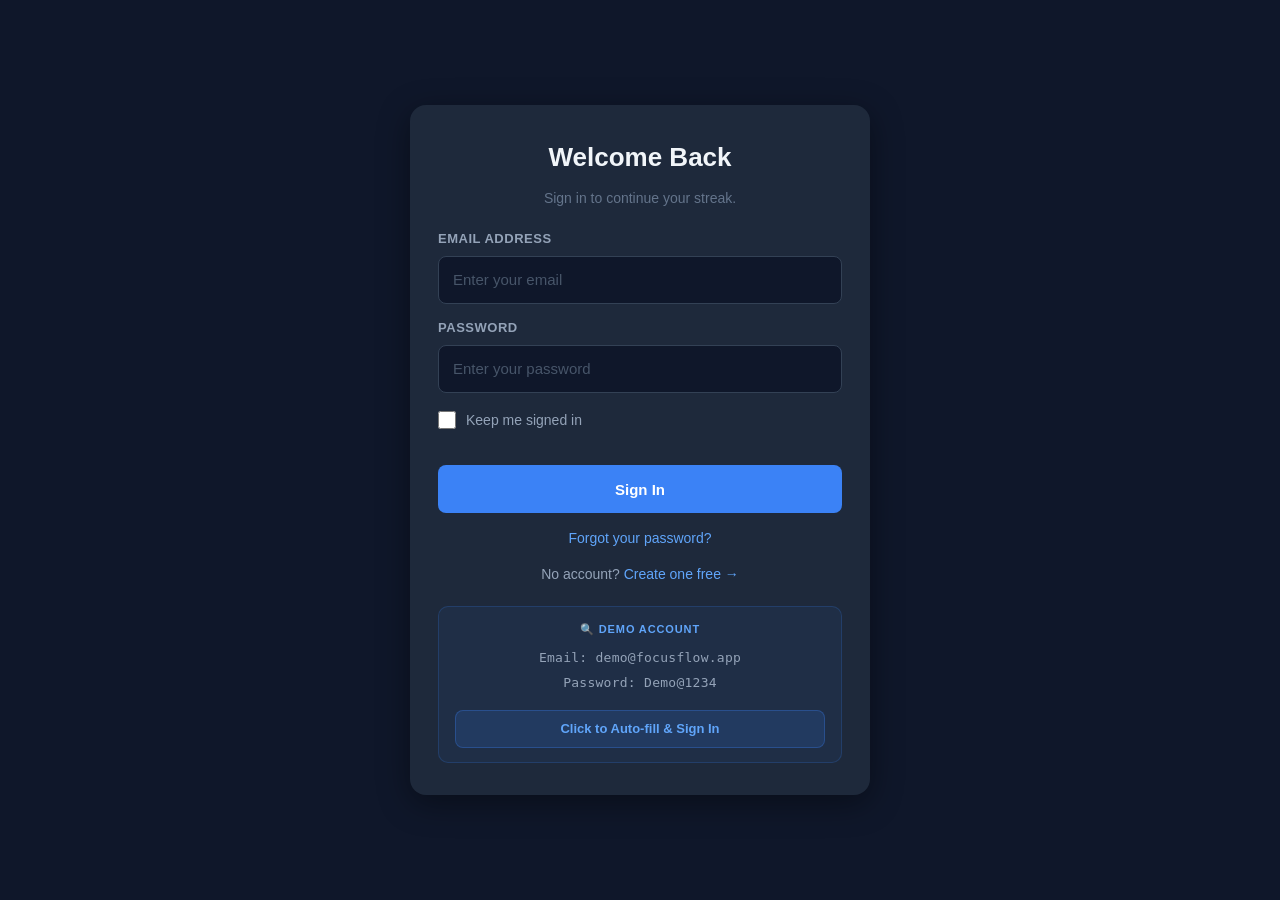
<file: index.html>
<!DOCTYPE html>
<html lang="en">

<head>

    <meta charset="UTF-8">

    <meta
        name="viewport"
        content="width=device-width, initial-scale=1.0">

    <title>Login — FocusFlow</title>

    <link
        rel="stylesheet"
        href="css/style.css">

</head>

<body>

<div class="container">

    <h2>Welcome Back</h2>

    <p class="subtitle">
        Sign in to continue your streak.
    </p>


    <!-- ========================= -->
    <!-- EMAIL                     -->
    <!-- ========================= -->

    <div class="form-group">

        <label for="loginEmail">
            Email Address
        </label>

        <input
            id="loginEmail"
            type="email"
            placeholder="Enter your email"
            autocomplete="off">

    </div>


    <!-- ========================= -->
    <!-- PASSWORD                  -->
    <!-- ========================= -->

    <div class="form-group">

        <label for="loginPassword">
            Password
        </label>

        <input
            id="loginPassword"
            type="password"
            placeholder="Enter your password"
            autocomplete="off">

    </div>


    <!-- ========================= -->
    <!-- REMEMBER ME               -->
    <!-- ========================= -->

    <div class="checkbox-group">

        <input
            type="checkbox"
            id="rememberMe">

        <label for="rememberMe">
            Keep me signed in
        </label>

    </div>


    <!-- ========================= -->
    <!-- ERROR MESSAGE             -->
    <!-- ========================= -->

    <small
        id="loginError"
        class="error">
    </small>


    <!-- ========================= -->
    <!-- LOGIN BUTTON              -->
    <!-- ========================= -->

    <button
        type="button"
        id="loginBtn"
        onclick="login()">

        Sign In

    </button>


    <!-- ========================= -->
    <!-- FORGOT PASSWORD           -->
    <!-- ========================= -->

    <p>
        <a href="forgot.html">
            Forgot your password?
        </a>
    </p>


    <!-- ========================= -->
    <!-- SIGN UP LINK              -->
    <!-- ========================= -->

    <p>
        No account?
        <a href="signup.html">
            Create one free →
        </a>
    </p>


    <!-- ========================= -->
    <!-- SUCCESS TOAST             -->
    <!-- ========================= -->

    <div
        id="loginToast"
        class="success-msg"
        style="display:none;text-align:center;margin-top:12px;">
    </div>


    <!-- ========================= -->
    <!-- DEMO CREDENTIALS          -->
    <!-- ========================= -->

    <div class="demo-box">

        <p class="demo-label">
            🔍 Demo Account
        </p>

        <p class="demo-cred">
            Email: demo@focusflow.app
        </p>

        <p class="demo-cred">
            Password: Demo@1234
        </p>

        <button
            type="button"
            class="demo-fill-btn"
            onclick="fillDemoCredentials()">
            Click to Auto-fill &amp; Sign In
        </button>

    </div>

</div>

<script src="js/auth.js"></script>
<script src="js/main.js"></script>

<script>
// ======================================================
// DEMO CREDENTIALS AUTO-FILL
// ======================================================
// Fills the login form with demo credentials
// and submits — one click access for reviewers
// ======================================================

function fillDemoCredentials() {

    document.getElementById("loginEmail").value =
        "demo@focusflow.app";

    document.getElementById("loginPassword").value =
        "Demo@1234";

    login();

}
</script>

</body>

</html>
</file>
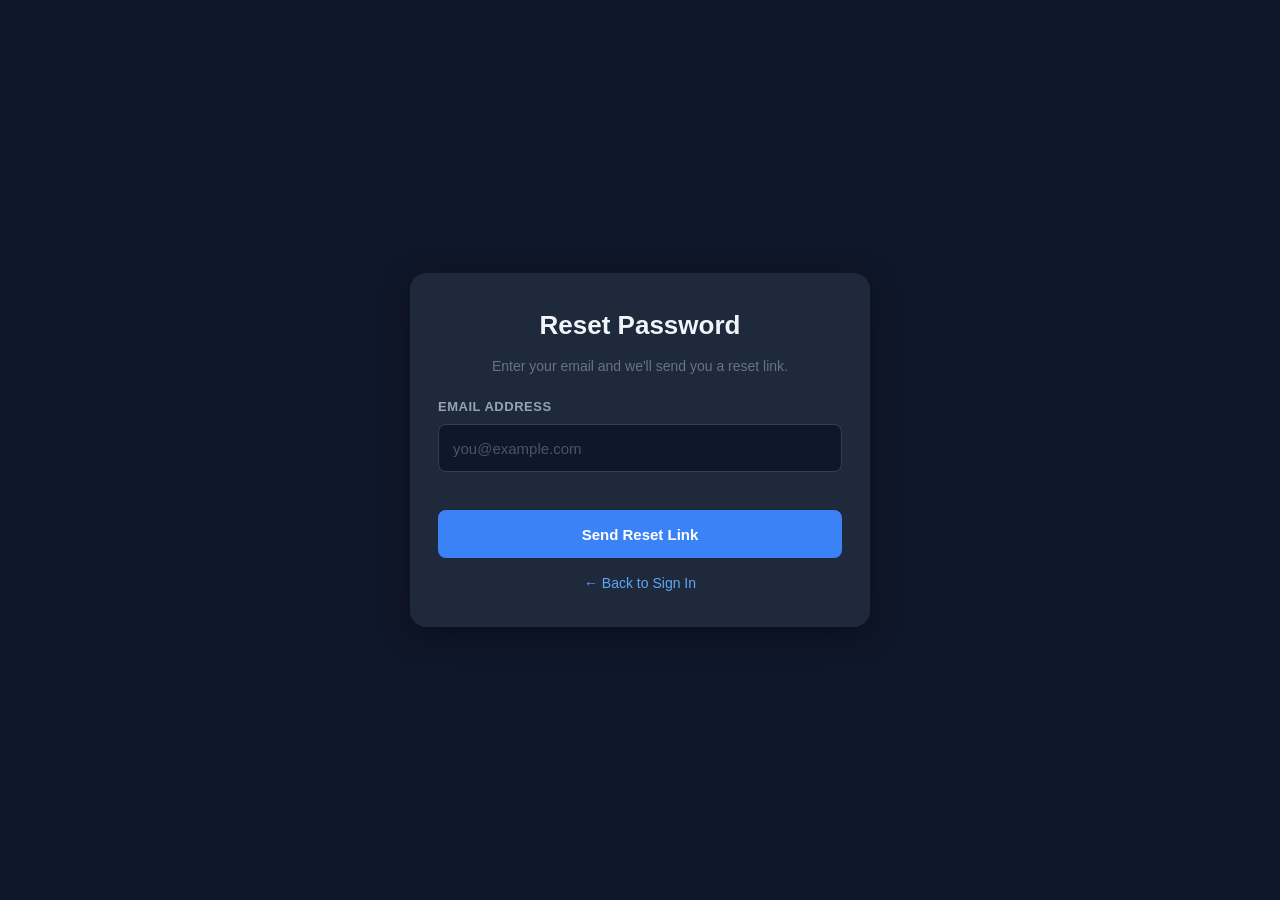
<file: forgot.html>
<!DOCTYPE html>
<html lang="en">

<head>

    <meta charset="UTF-8">

    <meta
        name="viewport"
        content="width=device-width, initial-scale=1.0">

    <title>Forgot Password — FocusFlow</title>

    <link
        rel="stylesheet"
        href="css/style.css">

</head>

<body>

<div class="container">

    <h2>Reset Password</h2>

    <p class="subtitle">
        Enter your email and we'll send you a reset link.
    </p>


    <!-- ========================= -->
    <!-- STEP 1: REQUEST RESET     -->
    <!-- ========================= -->

    <div id="stepRequest">

        <div class="form-group">

            <label for="forgotEmail">
                Email Address
            </label>

            <input
                type="email"
                id="forgotEmail"
                placeholder="you@example.com"
                autocomplete="email">

            <small
                id="forgotEmailError"
                class="error">
            </small>

        </div>

        <button
            type="button"
            onclick="requestReset()">
            Send Reset Link
        </button>

        <!-- SIMULATED EMAIL PREVIEW -->
        <div
            class="email-preview"
            id="resetPreview"
            style="display:none;">

            <p class="email-preview-label">
                📬 Simulated Reset Email
            </p>

            <p class="email-preview-note">
                In production, this link would
                be sent to your inbox.
            </p>

            <p
                class="email-preview-code"
                style="font-size:14px;word-break:break-all;"
                id="resetLinkDisplay">
            </p>

        </div>

        <div
            id="requestSuccessMsg"
            class="success-msg"
            style="display:none;">
        </div>

    </div>


    <!-- ========================= -->
    <!-- STEP 2: SET NEW PASSWORD  -->
    <!-- ========================= -->

    <div id="stepReset" style="display:none;">

        <p class="subtitle">
            Choose a new password for your account.
        </p>

        <div class="form-group">

            <label for="resetPassword">
                New Password
            </label>

            <input
                type="password"
                id="resetPassword"
                placeholder="Min 8 chars, 1 uppercase, 1 number, 1 special"
                autocomplete="new-password">

            <small
                id="resetPasswordError"
                class="error">
            </small>

        </div>

        <div class="form-group">

            <label for="resetConfirm">
                Confirm Password
            </label>

            <input
                type="password"
                id="resetConfirm"
                placeholder="Repeat your password"
                autocomplete="new-password">

            <small
                id="resetConfirmError"
                class="error">
            </small>

        </div>

        <button
            type="button"
            onclick="submitNewPassword()">
            Update Password
        </button>

    </div>


    <!-- ========================= -->
    <!-- BACK LINK                 -->
    <!-- ========================= -->

    <p>
        <a href="index.html">
            ← Back to Sign In
        </a>
    </p>

</div>

<script src="js/auth.js"></script>
<script src="js/forgot.js"></script>

</body>

</html>
</file>
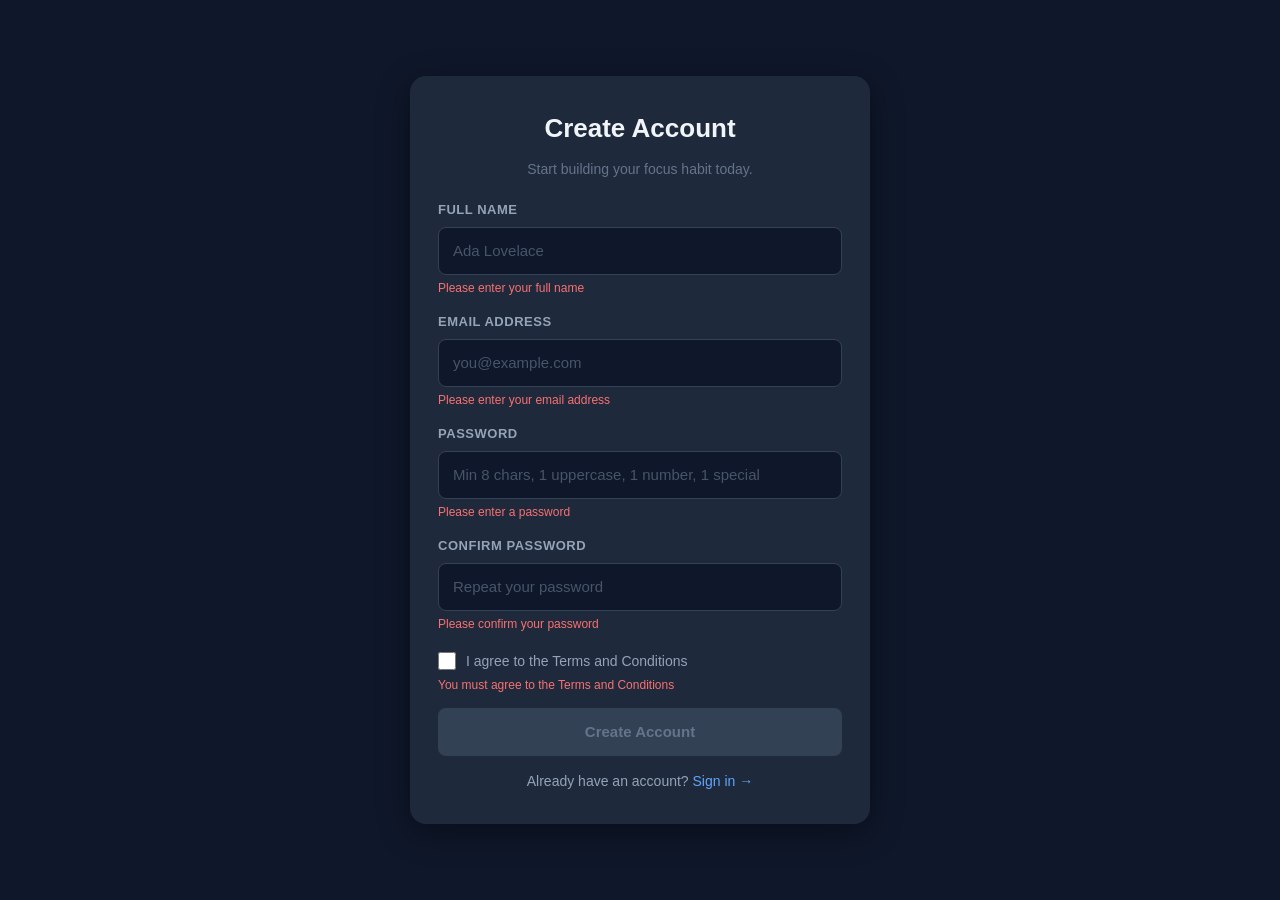
<file: signup.html>
<!DOCTYPE html>
<html lang="en">

<head>

    <meta charset="UTF-8">

    <meta
        name="viewport"
        content="width=device-width, initial-scale=1.0">

    <title>Sign Up — FocusFlow</title>

    <link
        rel="stylesheet"
        href="css/style.css">

</head>

<body>

<div class="container">

    <h2>Create Account</h2>

    <p class="subtitle">
        Start building your focus habit today.
    </p>


    <!-- ========================= -->
    <!-- FULL NAME                 -->
    <!-- ========================= -->

    <div class="form-group">

        <label for="name">
            Full Name
        </label>

        <input
            type="text"
            id="name"
            placeholder="Ada Lovelace"
            autocomplete="name">

        <small
            id="nameError"
            class="error">
        </small>

    </div>


    <!-- ========================= -->
    <!-- EMAIL                     -->
    <!-- ========================= -->

    <div class="form-group">

        <label for="email">
            Email Address
        </label>

        <input
            type="email"
            id="email"
            placeholder="you@example.com"
            autocomplete="email">

        <small
            id="emailError"
            class="error">
        </small>

    </div>


    <!-- ========================= -->
    <!-- PASSWORD                  -->
    <!-- ========================= -->

    <div class="form-group">

        <label for="password">
            Password
        </label>

        <input
            type="password"
            id="password"
            placeholder="Min 8 chars, 1 uppercase, 1 number, 1 special"
            autocomplete="new-password">

        <small
            id="passwordError"
            class="error">
        </small>

    </div>


    <!-- ========================= -->
    <!-- CONFIRM PASSWORD          -->
    <!-- ========================= -->

    <div class="form-group">

        <label for="confirmPassword">
            Confirm Password
        </label>

        <input
            type="password"
            id="confirmPassword"
            placeholder="Repeat your password"
            autocomplete="new-password">

        <small
            id="confirmPasswordError"
            class="error">
        </small>

    </div>


    <!-- ========================= -->
    <!-- TERMS CHECKBOX            -->
    <!-- ========================= -->

    <div class="checkbox-group">

    <input
        type="checkbox"
        id="terms"
        required>

    <label for="terms">
        I agree to the Terms and Conditions
    </label>

</div>

    <small
        id="termsError"
        class="error">
    </small>


    <!-- ========================= -->
    <!-- SIGNUP BUTTON             -->
    <!-- ========================= -->

    <button
        type="button"
        id="signupBtn"
        onclick="signup()"
        disabled>

        Create Account

    </button>


    <!-- ========================= -->
    <!-- LOGIN LINK                -->
    <!-- ========================= -->

    <p>
        Already have an account?
        <a href="index.html">
            Sign in →
        </a>
    </p>

</div>

<script src="js/validation.js"></script>
<script src="js/auth.js"></script>

</body>

</html>
</file>
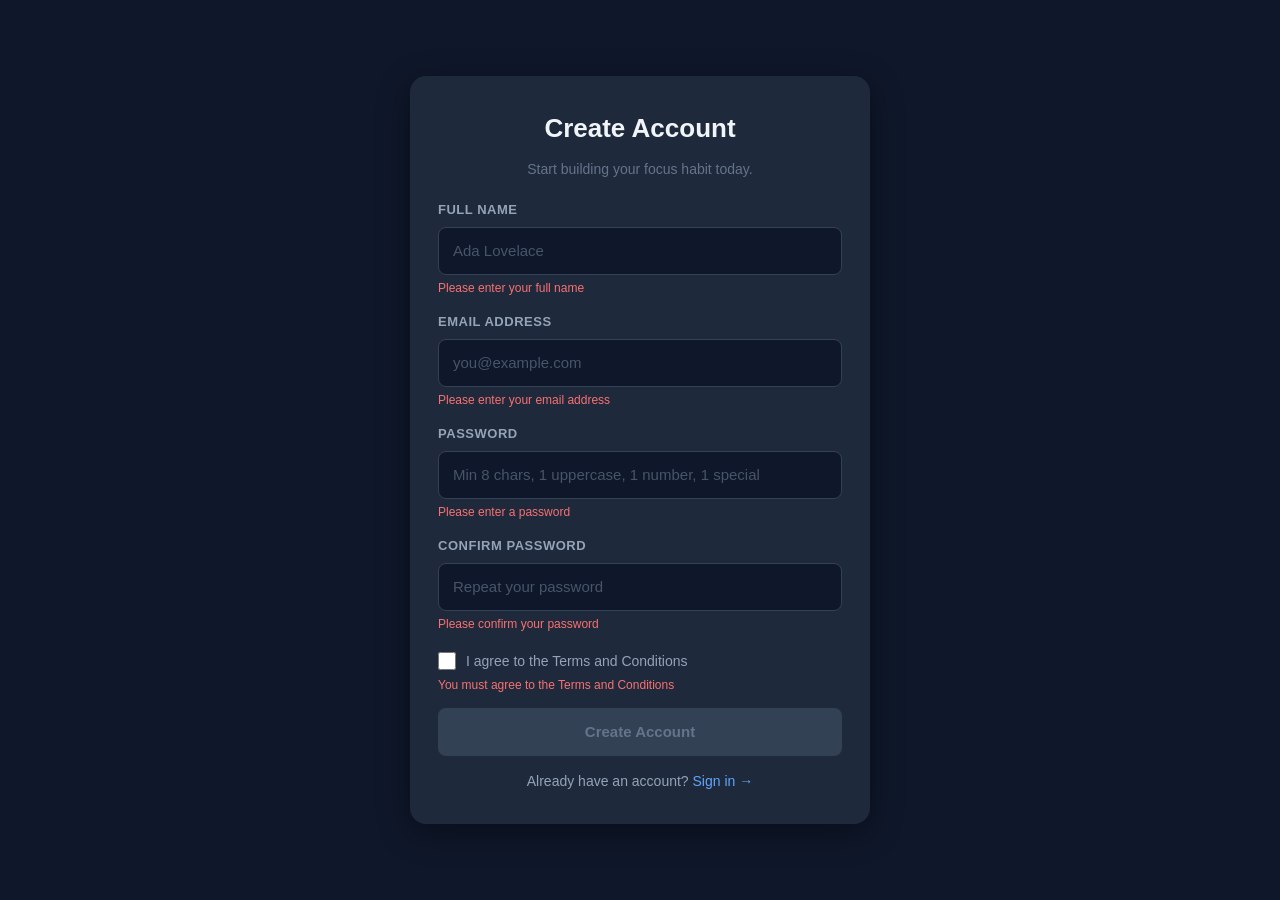
<file: verify.html>
<!DOCTYPE html>
<html lang="en">

<head>

    <meta charset="UTF-8">

    <meta
        name="viewport"
        content="width=device-width, initial-scale=1.0">

    <title>Verify Email — FocusFlow</title>

    <link
        rel="stylesheet"
        href="css/style.css">

</head>

<body>

<div class="container">

    <h2>Verify Your Email</h2>

    <p class="subtitle" id="verifySubtitle">
        Enter the 6-digit code sent to your inbox.
    </p>


    <!-- ========================= -->
    <!-- SIMULATED EMAIL PREVIEW   -->
    <!-- ========================= -->

    <div class="email-preview" id="emailPreview">

        <p class="email-preview-label">
            📬 Simulated Email Preview
        </p>

        <p class="email-preview-note">
            In production, this code would be
            sent to your inbox.
        </p>

        <p class="email-preview-code" id="previewCode">
            ------
        </p>

    </div>


    <!-- ========================= -->
    <!-- 6-DIGIT CODE INPUTS       -->
    <!-- ========================= -->

    <fieldset class="verify-fieldset">

        <legend class="sr-only">
            Verification code
        </legend>

        <div class="verify-inputs" id="verifyInputs">

            <input
                class="verify-input"
                type="text"
                inputmode="numeric"
                maxlength="1"
                pattern="[0-9]"
                aria-label="Digit 1 of 6"
                data-index="0">

            <input
                class="verify-input"
                type="text"
                inputmode="numeric"
                maxlength="1"
                pattern="[0-9]"
                aria-label="Digit 2 of 6"
                data-index="1">

            <input
                class="verify-input"
                type="text"
                inputmode="numeric"
                maxlength="1"
                pattern="[0-9]"
                aria-label="Digit 3 of 6"
                data-index="2">

            <input
                class="verify-input"
                type="text"
                inputmode="numeric"
                maxlength="1"
                pattern="[0-9]"
                aria-label="Digit 4 of 6"
                data-index="3">

            <input
                class="verify-input"
                type="text"
                inputmode="numeric"
                maxlength="1"
                pattern="[0-9]"
                aria-label="Digit 5 of 6"
                data-index="4">

            <input
                class="verify-input"
                type="text"
                inputmode="numeric"
                maxlength="1"
                pattern="[0-9]"
                aria-label="Digit 6 of 6"
                data-index="5">

        </div>

    </fieldset>


    <!-- ========================= -->
    <!-- PASTE MODE TOGGLE         -->
    <!-- ========================= -->

    <p class="paste-toggle-row">
        <a href="#" id="pasteToggle">
            Paste full code instead
        </a>
    </p>

    <div id="pasteModeWrap" style="display:none;">

        <input
            id="pasteInput"
            type="text"
            maxlength="6"
            inputmode="numeric"
            placeholder="Paste 6-digit code here">

        <button
            type="button"
            onclick="submitPastedCode()">
            Verify
        </button>

    </div>


    <!-- ========================= -->
    <!-- ERROR MESSAGE             -->
    <!-- ========================= -->

    <small
        id="verifyError"
        class="error">
    </small>


    <!-- ========================= -->
    <!-- RESEND ROW                -->
    <!-- ========================= -->

    <div class="resend-row">

        <span>Didn't receive it?</span>

        <button
            type="button"
            id="resendBtn"
            class="resend-btn"
            onclick="resendCode()">
            Resend Code
        </button>

        <span
            id="resendTimer"
            style="display:none;">
        </span>

    </div>


    <!-- ========================= -->
    <!-- BACK LINK                 -->
    <!-- ========================= -->

    <p>
        <a href="signup.html">
            ← Back to Sign Up
        </a>
    </p>

</div>

<script src="js/auth.js"></script>
<script src="js/verify.js"></script>

</body>

</html>
</file>
<file: css/style.css>
/* ======================================================
   RESET
   ====================================================== */

*, *::before, *::after {
    box-sizing: border-box;
    margin: 0;
    padding: 0;
}


/* ======================================================
   BASE
   ====================================================== */

body {
    font-family: 'Segoe UI', Arial, sans-serif;
    background: #0f172a;
    color: #f1f5f9;
    min-height: 100vh;
    display: flex;
    justify-content: center;
    align-items: center;
    padding: 20px;
    line-height: 1.6;
}

a {
    color: #60a5fa;
    text-decoration: none;
}

a:hover {
    text-decoration: underline;
}

h2 {
    font-size: 26px;
    font-weight: 800;
    text-align: center;
    margin-bottom: 8px;
    color: #f1f5f9;
}

h3 {
    font-size: 16px;
    font-weight: 700;
    color: #e2e8f0;
    margin-bottom: 16px;
}

p {
    text-align: center;
    margin-top: 14px;
    font-size: 14px;
    color: #94a3b8;
}

ul {
    list-style: none;
    padding: 0;
    margin: 0;
}


/* ======================================================
   AUTH CONTAINER
   (login, signup, verify, forgot pages)
   ====================================================== */

.container {
    background: #1e293b;
    padding: 32px 28px;
    width: 100%;
    max-width: 460px;
    border-radius: 16px;
    box-shadow: 0 8px 32px rgba(0,0,0,0.4);
}


/* ======================================================
   FORM ELEMENTS
   ====================================================== */

.form-group {
    margin-bottom: 4px;
}

label {
    display: block;
    font-size: 13px;
    font-weight: 700;
    color: #94a3b8;
    text-transform: uppercase;
    letter-spacing: 0.04em;
    margin-bottom: 6px;
    margin-top: 14px;
}

input,
select {
    width: 100%;
    height: 48px;
    padding: 0 14px;
    background: #0f172a;
    border: 1px solid #334155;
    border-radius: 8px;
    color: #f1f5f9;
    font-size: 15px;
    font-family: inherit;
    transition: border-color 0.2s ease;
}

input:focus,
select:focus {
    outline: none;
    border-color: #3b82f6;
}

input::placeholder {
    color: #475569;
}

select {
    cursor: pointer;
}

/* Fix date/time input calendar icon */
input[type="date"]::-webkit-calendar-picker-indicator,
input[type="time"]::-webkit-calendar-picker-indicator {
    filter: invert(0.5);
    cursor: pointer;
}


/* ======================================================
   BUTTONS
   ====================================================== */

button {
    width: 100%;
    height: 48px;
    margin-top: 12px;
    border: none;
    border-radius: 8px;
    background: #3b82f6;
    color: white;
    font-size: 15px;
    font-weight: 700;
    font-family: inherit;
    cursor: pointer;
    transition: background 0.2s ease, opacity 0.2s ease;
}

button:hover {
    background: #2563eb;
}

button:disabled {
    background: #334155;
    color: #64748b;
    cursor: not-allowed;
}


/* ======================================================
   ERROR & SUCCESS MESSAGES
   ====================================================== */

.error {
    display: block;
    color: #f87171;
    font-size: 12px;
    min-height: 18px;
    margin-top: 4px;
}

.success-msg {
    color: #22c55e;
    font-size: 14px;
    line-height: 1.5;
    padding: 10px 14px;
    background: rgba(34, 197, 94, 0.08);
    border-radius: 8px;
    border-left: 3px solid #22c55e;
    margin-top: 12px;
    text-align: left;
}


/* ======================================================
   SUBTITLE
   ====================================================== */

.subtitle {
    text-align: center;
    color: #64748b;
    font-size: 14px;
    margin-bottom: 20px;
    margin-top: 4px;
}


/* ======================================================
   CHECKBOX GROUP
   ====================================================== */

.checkbox-group {
    display: flex;
    align-items: center;
    gap: 10px;
    margin-top: 16px;
    margin-bottom: 4px;
}

.checkbox-group input {
    width: 18px;
    height: 18px;
    min-width: 18px;
    padding: 0;
    margin: 0;
    accent-color: #3b82f6;
    cursor: pointer;
}

.checkbox-group label {
    margin: 0;
    font-size: 14px;
    font-weight: 400;
    color: #94a3b8;
    text-transform: none;
    letter-spacing: 0;
}


/* ======================================================
   SCREEN READER ONLY
   ====================================================== */

.sr-only,
.sr-announce {
    position: absolute;
    width: 1px;
    height: 1px;
    padding: 0;
    margin: -1px;
    overflow: hidden;
    clip: rect(0,0,0,0);
    white-space: nowrap;
    border: 0;
}


/* ======================================================
   VERIFY PAGE
   ====================================================== */

.email-preview {
    background: #0f172a;
    border: 1px solid #334155;
    border-radius: 10px;
    padding: 16px;
    margin: 16px 0;
    text-align: center;
}

.email-preview-label {
    font-size: 11px;
    font-weight: 700;
    color: #f59e0b;
    text-transform: uppercase;
    letter-spacing: 0.08em;
    margin-bottom: 6px;
}

.email-preview-note {
    font-size: 12px;
    color: #64748b;
    margin-bottom: 10px;
}

.email-preview-code {
    font-size: 2rem;
    font-weight: 800;
    letter-spacing: 0.3em;
    color: #60a5fa;
    font-family: monospace;
}

.verify-fieldset {
    border: none;
    padding: 0;
    margin: 0;
}

.verify-inputs {
    display: flex;
    justify-content: center;
    gap: 8px;
    margin: 16px 0;
}

.verify-input {
    width: 46px;
    height: 56px;
    text-align: center;
    font-size: 1.5rem;
    font-weight: 700;
    border-radius: 8px;
    border: 2px solid #334155;
    background: #0f172a;
    color: #f1f5f9;
    padding: 0;
    transition: border-color 0.2s ease;
    font-family: monospace;
}

.verify-input:focus {
    outline: none;
    border-color: #3b82f6;
    box-shadow: 0 0 0 3px rgba(59,130,246,0.15);
}

.paste-toggle-row {
    text-align: center;
    font-size: 13px;
    margin: 8px 0;
}

.resend-row {
    display: flex;
    align-items: center;
    justify-content: center;
    gap: 8px;
    margin-top: 16px;
    font-size: 13px;
    color: #64748b;
}

.resend-btn {
    width: auto;
    height: auto;
    padding: 6px 14px;
    font-size: 13px;
    font-weight: 600;
    margin: 0;
    background: transparent;
    border: 1px solid #3b82f6;
    color: #60a5fa;
    border-radius: 6px;
}

.resend-btn:hover {
    background: rgba(59,130,246,0.1);
}


/* ======================================================
   DASHBOARD PAGE OVERRIDES
   ====================================================== */

body.dashboard-page {
    align-items: flex-start;
    justify-content: flex-start;
    padding: 0;
    background: #0a1120;
}

body.dashboard-page .container {
    max-width: 1200px;
    width: 100%;
    margin: 0 auto;
    padding: 24px 32px;
    border-radius: 0;
    background: transparent;
    box-shadow: none;
    min-height: 100vh;
}


/* ======================================================
   APP HEADER
   ====================================================== */

.app-header {
    display: flex;
    flex-wrap: wrap;
    align-items: center;
    justify-content: space-between;
    gap: 16px;
    padding: 16px 24px;
    background: #1e293b;
    border-radius: 14px;
    margin-bottom: 24px;
    border: 1px solid #334155;
    position: sticky;
    top: 16px;
    z-index: 100;
}

.header-left {
    display: flex;
    flex-direction: column;
    gap: 2px;
}

.header-left h2 {
    font-size: 22px;
    font-weight: 800;
    text-align: left;
    margin: 0;
    color: #f1f5f9;
    letter-spacing: -0.02em;
}

.tagline {
    font-size: 12px;
    color: #475569;
    margin: 0;
    text-align: left;
}

.header-center {
    display: flex;
    flex-direction: column;
    align-items: center;
    gap: 2px;
}

.header-center div {
    font-size: 13px;
    color: #94a3b8;
}

.header-right {
    display: flex;
    align-items: center;
    gap: 10px;
}

.header-right button {
    width: auto;
    height: 38px;
    padding: 0 16px;
    font-size: 13px;
    font-weight: 600;
    margin: 0;
    border-radius: 8px;
}

.avatar {
    width: 38px;
    height: 38px;
    border-radius: 50%;
    background: linear-gradient(135deg, #3b82f6, #6366f1);
    color: white;
    display: flex;
    align-items: center;
    justify-content: center;
    font-weight: 800;
    font-size: 14px;
    flex-shrink: 0;
    letter-spacing: 0.05em;
}

#focusModeBtn {
    background: #334155;
    color: #94a3b8;
    border: 1px solid #475569;
}

#focusModeBtn:hover {
    background: #475569;
    color: #f1f5f9;
}

#focusModeBtn[aria-pressed="true"] {
    background: #1e40af;
    color: #bfdbfe;
    border-color: #3b82f6;
}

#logoutBtn {
    background: #991b1b;
    color: #fecaca;
}

#logoutBtn:hover {
    background: #b91c1c;
}

#welcome {
    font-size: 20px;
    font-weight: 700;
    text-align: left;
    margin-bottom: 20px;
    color: #94a3b8;
    letter-spacing: -0.01em;
}


/* ======================================================
   DASHBOARD GRID
   ====================================================== */

.dashboard-grid {
    display: grid;
    grid-template-columns: 1fr;
    gap: 20px;
    align-items: start;
}

@media (min-width: 900px) {
    .dashboard-grid {
        grid-template-columns: 1fr 360px;
    }
}

.dashboard-left,
.dashboard-right {
    display: flex;
    flex-direction: column;
    gap: 16px;
}


/* ======================================================
   DASHBOARD CARDS (shared panel style)
   ====================================================== */

.task-panel,
.task-list-section,
.stats-section,
.pomodoro-section,
#chartPanel {
    background: #1e293b;
    border: 1px solid #2d3f55;
    border-radius: 14px;
    padding: 20px 22px;
}

.task-panel h3,
.task-list-section h3,
.stats-section h3,
.pomodoro-section h3,
#chartPanel h3 {
    margin-top: 0;
    margin-bottom: 16px;
    font-size: 15px;
    font-weight: 700;
    color: #cbd5e1;
    letter-spacing: 0.01em;
}


/* ======================================================
   TASK CREATION FORM
   ====================================================== */

.task-panel input,
.task-panel select {
    background: #0f172a;
    border-color: #334155;
    height: 44px;
    font-size: 14px;
}

.task-panel input:focus,
.task-panel select:focus {
    border-color: #3b82f6;
}

.task-panel label {
    margin-top: 12px;
    font-size: 12px;
}

.task-panel button[onclick="addTask()"] {
    margin-top: 16px;
    background: #3b82f6;
    height: 46px;
    font-size: 15px;
    border-radius: 10px;
    letter-spacing: 0.02em;
}

.task-panel button[onclick="addTask()"]:hover {
    background: #2563eb;
}

.counter {
    display: block;
    text-align: right;
    font-size: 12px;
    color: #475569;
    margin-top: 4px;
}

.counter-danger {
    color: #ef4444;
    font-weight: 700;
}


/* ======================================================
   FILTER TABS
   ====================================================== */

.filter-bar {
    display: flex;
    flex-wrap: wrap;
    gap: 6px;
    margin-bottom: 14px;
}

.filter-tab {
    padding: 6px 14px;
    border-radius: 999px;
    background: #0f172a;
    border: 1px solid #334155;
    color: #64748b;
    font-size: 12px;
    font-weight: 600;
    cursor: pointer;
    width: auto;
    height: auto;
    margin: 0;
    transition: all 0.2s ease;
    letter-spacing: 0.02em;
}

.filter-tab:hover {
    background: #334155;
    color: #e2e8f0;
}

.filter-tab.active {
    background: #3b82f6;
    color: white;
    border-color: transparent;
}


/* ======================================================
   SORT BAR
   ====================================================== */

.sort-bar {
    display: flex;
    align-items: center;
    gap: 10px;
    margin-bottom: 14px;
    font-size: 13px;
    color: #64748b;
}

.sort-bar select {
    width: auto;
    height: 36px;
    padding: 0 10px;
    font-size: 13px;
    background: #0f172a;
    color: #e2e8f0;
    border: 1px solid #334155;
    border-radius: 8px;
}


/* ======================================================
   TASK CARDS
   ====================================================== */

.task-card {
    display: flex;
    justify-content: space-between;
    align-items: flex-start;
    gap: 12px;
    background: #0f172a;
    padding: 14px 16px;
    margin: 8px 0;
    border-radius: 10px;
    border: 1px solid #1e293b;
    transition: border-color 0.2s ease, transform 0.15s ease;
}

.task-card:hover {
    border-color: #334155;
    transform: translateY(-1px);
}

.task-card.completed {
    opacity: 0.55;
    border-color: #166534;
    background: #0a1f11;
}

.task-card.completed .task-title {
    text-decoration: line-through;
    color: #64748b;
}

.task-card.completed .task-complete-btn {
    background: #166534;
    color: #86efac;
}

.task-card.overdue {
    border-left: 3px solid #ef4444;
}

.task-info {
    flex: 1;
    min-width: 0;
    display: flex;
    flex-direction: column;
    gap: 8px;
}

.task-title {
    font-size: 15px;
    font-weight: 700;
    word-break: break-word;
    color: #e2e8f0;
    line-height: 1.4;
}

.task-details {
    display: flex;
    flex-wrap: wrap;
    align-items: center;
    gap: 6px;
}

.task-date,
.task-time {
    font-size: 12px;
    color: #64748b;
}

.priority-badge {
    display: inline-flex;
    align-items: center;
    padding: 3px 9px;
    border-radius: 999px;
    font-size: 11px;
    font-weight: 700;
    letter-spacing: 0.03em;
}

.priority-low    { background: #14532d; color: #86efac; }
.priority-medium { background: #713f12; color: #fde68a; }
.priority-high   { background: #7f1d1d; color: #fca5a5; }

.goal-tag {
    padding: 3px 9px;
    border-radius: 999px;
    background: #1e3a5f;
    color: #93c5fd;
    font-size: 11px;
    font-weight: 600;
}

.overdue-badge {
    padding: 3px 9px;
    border-radius: 999px;
    background: #7f1d1d;
    color: #fca5a5;
    font-size: 11px;
    font-weight: 700;
}

.pomo-badge {
    padding: 3px 9px;
    border-radius: 999px;
    background: #1e293b;
    color: #94a3b8;
    font-size: 11px;
    font-weight: 600;
}

.task-actions {
    display: flex;
    align-items: center;
    gap: 5px;
    flex-shrink: 0;
}

.task-actions button {
    width: 34px;
    height: 34px;
    padding: 0;
    margin: 0;
    display: flex;
    align-items: center;
    justify-content: center;
    border-radius: 7px;
    font-size: 15px;
    border: none;
}

.task-complete-btn { background: #1e293b; color: #64748b; }
.task-complete-btn:hover { background: #166534; color: #86efac; }

.task-edit-btn { background: #1e293b; color: #64748b; }
.task-edit-btn:hover { background: #1e3a5f; color: #93c5fd; }

.task-pomo-btn { background: #1e293b; color: #64748b; }
.task-pomo-btn:hover { background: #312e81; color: #a5b4fc; }

.task-delete-btn { background: #1e293b; color: #64748b; }
.task-delete-btn:hover { background: #7f1d1d; color: #fca5a5; }


/* ======================================================
   INLINE EDIT FORM
   ====================================================== */

.task-edit-form {
    display: flex;
    flex-wrap: wrap;
    gap: 8px;
    margin-top: 10px;
    padding-top: 10px;
    border-top: 1px solid #1e293b;
}

.edit-input {
    flex: 1;
    min-width: 120px;
    height: 36px;
    padding: 0 10px;
    font-size: 13px;
    background: #0a1120;
    border: 1px solid #3b82f6;
    border-radius: 6px;
    color: #f1f5f9;
    font-family: inherit;
}

.edit-input:focus {
    outline: none;
    border-color: #60a5fa;
}

.edit-save-btn {
    width: auto;
    height: 36px;
    padding: 0 14px;
    background: #3b82f6;
    color: white;
    border: none;
    border-radius: 6px;
    font-size: 13px;
    font-weight: 700;
    margin: 0;
    cursor: pointer;
}

.edit-cancel-btn {
    width: auto;
    height: 36px;
    padding: 0 14px;
    background: #334155;
    color: #94a3b8;
    border: none;
    border-radius: 6px;
    font-size: 13px;
    margin: 0;
    cursor: pointer;
}


/* ======================================================
   MOVE TO TODAY
   ====================================================== */

.move-today-btn {
    background: none;
    border: none;
    color: #60a5fa;
    font-size: 12px;
    font-weight: 600;
    cursor: pointer;
    padding: 0;
    width: auto;
    height: auto;
    margin: 0;
}

.move-today-btn:hover {
    text-decoration: underline;
}


/* ======================================================
   EMPTY STATE
   ====================================================== */

.empty-state {
    text-align: center;
    padding: 40px 20px;
    color: #334155;
}

.empty-state-icon {
    font-size: 2.5rem;
    margin-bottom: 10px;
    opacity: 0.6;
}

.empty-state-title {
    font-size: 15px;
    font-weight: 700;
    color: #475569;
    margin-bottom: 6px;
}

.empty-state-sub {
    font-size: 13px;
    color: #334155;
    line-height: 1.6;
}


/* ======================================================
   STATS SECTION
   ====================================================== */

.stats-grid {
    display: grid;
    grid-template-columns: 1fr 1fr;
    gap: 10px;
    margin-bottom: 16px;
}

.stat-card {
    background: #0f172a;
    border: 1px solid #1e293b;
    border-radius: 10px;
    padding: 14px 16px;
}

.stat-label {
    font-size: 11px;
    font-weight: 700;
    color: #475569;
    text-transform: uppercase;
    letter-spacing: 0.06em;
    margin-bottom: 6px;
}

.stat-value {
    font-size: 2rem;
    font-weight: 800;
    color: #f1f5f9;
    line-height: 1;
    letter-spacing: -0.03em;
}


/* ======================================================
   PROGRESS BAR
   ====================================================== */

.progress-wrap {
    background: #0f172a;
    border-radius: 999px;
    height: 8px;
    margin-bottom: 14px;
    overflow: hidden;
    border: 1px solid #1e293b;
}

.progress-fill {
    height: 100%;
    border-radius: 999px;
    width: 0%;
    transition: width 0.6s ease, background 0.3s ease;
}

.progress-fill.danger  { background: #ef4444; }
.progress-fill.warning { background: #f59e0b; }
.progress-fill.success { background: #22c55e; }


/* ======================================================
   MOTIVATION & INSIGHT
   ====================================================== */

.motivation-msg {
    font-size: 13px;
    color: #94a3b8;
    padding: 12px 14px;
    background: #0f172a;
    border-radius: 8px;
    border-left: 3px solid #3b82f6;
    margin-bottom: 12px;
    line-height: 1.6;
    min-height: 20px;
}


/* ======================================================
   POMODORO TIMER
   ====================================================== */

.pomodoro-section {
    text-align: center;
}

.pomodoro-section h3 {
    text-align: left;
}

.timer-ring-wrap {
    position: relative;
    width: 160px;
    height: 160px;
    margin: 8px auto 16px;
}

.timer-svg {
    position: absolute;
    top: 0;
    left: 0;
}

.timer-ring-prog {
    transition: stroke-dashoffset 1s linear, stroke 0.3s ease;
}

.timer-center {
    position: absolute;
    top: 50%;
    left: 50%;
    transform: translate(-50%, -50%);
    display: flex;
    flex-direction: column;
    align-items: center;
    gap: 2px;
    width: 100%;
}

.timer-phase-label {
    font-size: 10px;
    font-weight: 700;
    color: #475569;
    text-transform: uppercase;
    letter-spacing: 0.1em;
}

.timer-display {
    font-size: 2rem;
    font-weight: 800;
    color: #f1f5f9;
    font-family: 'Courier New', monospace;
    letter-spacing: 0.05em;
    line-height: 1;
}

.timer-session-count {
    font-size: 11px;
    color: #475569;
}

.timer-linked-task {
    font-size: 13px;
    color: #60a5fa;
    min-height: 20px;
    margin-bottom: 14px;
    font-style: italic;
}

.timer-controls {
    display: flex;
    justify-content: center;
    gap: 10px;
    margin-bottom: 16px;
}

.timer-btn {
    width: auto;
    height: auto;
    padding: 10px 22px;
    font-size: 14px;
    font-weight: 700;
    border-radius: 8px;
    border: 1px solid #334155;
    background: #0f172a;
    color: #64748b;
    margin: 0;
    cursor: pointer;
    transition: all 0.2s ease;
}

.timer-btn:hover {
    background: #1e293b;
    color: #f1f5f9;
    border-color: #475569;
}

.timer-btn-primary {
    background: #3b82f6;
    color: white;
    border-color: transparent;
}

.timer-btn-primary:hover {
    background: #2563eb;
}

.phase-dots {
    display: flex;
    justify-content: center;
    gap: 8px;
    margin-top: 4px;
}

.phase-dot {
    width: 10px;
    height: 10px;
    border-radius: 50%;
    background: #0f172a;
    border: 2px solid #334155;
    transition: all 0.3s ease;
}

.phase-dot.done {
    background: #3b82f6;
    border-color: #3b82f6;
}

.phase-dot.current {
    background: #f59e0b;
    border-color: #f59e0b;
}


/* ======================================================
   WEEKLY CHART
   ====================================================== */

.chart-range {
    font-size: 12px;
    color: #475569;
    margin-bottom: 14px;
    text-align: left;
}

.chart-wrap {
    position: relative;
    height: 200px;
}


/* ======================================================
   TIMER MODAL
   ====================================================== */

.modal-backdrop {
    position: fixed;
    inset: 0;
    background: rgba(0,0,0,0.75);
    display: flex;
    align-items: center;
    justify-content: center;
    z-index: 500;
    padding: 24px;
}

.modal {
    background: #1e293b;
    border: 1px solid #334155;
    border-radius: 16px;
    padding: 32px;
    max-width: 380px;
    width: 100%;
    text-align: center;
    box-shadow: 0 20px 60px rgba(0,0,0,0.5);
}

.modal-title {
    font-size: 1.2rem;
    font-weight: 800;
    margin-bottom: 10px;
    color: #f1f5f9;
}

.modal-body {
    font-size: 14px;
    color: #94a3b8;
    line-height: 1.6;
    margin-bottom: 24px;
    text-align: center;
}

.modal-close-btn {
    width: auto;
    padding: 10px 36px;
    background: #3b82f6;
    color: white;
    border: none;
    border-radius: 8px;
    font-size: 15px;
    font-weight: 700;
    cursor: pointer;
    margin: 0;
}

.modal-close-btn:hover {
    background: #2563eb;
}


/* ======================================================
   TOAST
   ====================================================== */

#toastContainer {
    position: fixed;
    bottom: 28px;
    left: 50%;
    transform: translateX(-50%);
    display: flex;
    flex-direction: column;
    gap: 8px;
    z-index: 1000;
    pointer-events: none;
    align-items: center;
}

.toast {
    background: #1e293b;
    border: 1px solid #334155;
    border-radius: 10px;
    padding: 12px 18px;
    font-size: 14px;
    color: #f1f5f9;
    box-shadow: 0 8px 32px rgba(0,0,0,0.5);
    pointer-events: all;
    display: flex;
    align-items: center;
    gap: 12px;
    min-width: 260px;
    max-width: 400px;
    animation: toastIn 0.25s ease;
}

.toast-danger  { border-left: 3px solid #ef4444; }
.toast-success { border-left: 3px solid #22c55e; }
.toast-info    { border-left: 3px solid #3b82f6; }

.toast-hide {
    opacity: 0;
    transition: opacity 0.3s ease;
}

.toast-undo-btn {
    background: none;
    border: none;
    color: #60a5fa;
    font-weight: 700;
    font-size: 13px;
    cursor: pointer;
    margin-left: auto;
    padding: 0;
    width: auto;
    height: auto;
}

@keyframes toastIn {
    from { opacity: 0; transform: translateY(8px); }
    to   { opacity: 1; transform: translateY(0); }
}


/* ======================================================
   FOCUS MODE
   ====================================================== */

body.focus-mode {
    background: #020617;
}

body.focus-mode .stats-section,
body.focus-mode .pomodoro-section,
body.focus-mode #chartPanel {
    display: none;
}

body.focus-mode .dashboard-grid {
    grid-template-columns: 1fr;
}


/* ======================================================
   MOBILE
   ====================================================== */

@media (max-width: 640px) {

    body.dashboard-page .container {
        padding: 16px;
    }

    .app-header {
        padding: 12px 16px;
        top: 8px;
    }

    .header-left h2 {
        font-size: 18px;
    }

    .header-right button {
        padding: 0 10px;
        font-size: 12px;
    }

    .stats-grid {
        grid-template-columns: 1fr 1fr;
    }

    .task-card {
        flex-direction: column;
        align-items: flex-start;
    }

    .task-actions {
        width: 100%;
        justify-content: flex-end;
    }

    .verify-input {
        width: 40px;
        height: 48px;
        font-size: 1.2rem;
    }

}


/* ======================================================
   DEMO CREDENTIALS BOX
   ====================================================== */

.demo-box {
    margin-top: 20px;
    padding: 14px 16px;
    background: rgba(59, 130, 246, 0.06);
    border: 1px solid rgba(59, 130, 246, 0.2);
    border-radius: 10px;
    text-align: center;
}

.demo-label {
    font-size: 11px;
    font-weight: 700;
    color: #60a5fa;
    text-transform: uppercase;
    letter-spacing: 0.08em;
    margin: 0 0 10px 0;
}

.demo-cred {
    font-size: 13px;
    color: #94a3b8;
    margin: 4px 0;
    font-family: monospace;
    letter-spacing: 0.02em;
}

.demo-fill-btn {
    margin-top: 12px;
    width: 100%;
    height: 38px;
    background: rgba(59, 130, 246, 0.15);
    border: 1px solid rgba(59, 130, 246, 0.3);
    border-radius: 8px;
    color: #60a5fa;
    font-size: 13px;
    font-weight: 600;
    cursor: pointer;
    transition: all 0.2s ease;
}

.demo-fill-btn:hover {
    background: rgba(59, 130, 246, 0.25);
    border-color: rgba(59, 130, 246, 0.5);
    color: #93c5fd;
}


/* ======================================================
   FIX BROWSER AUTOFILL BACKGROUND
   ====================================================== */

input:-webkit-autofill,
input:-webkit-autofill:hover,
input:-webkit-autofill:focus,
input:-webkit-autofill:active {
    -webkit-box-shadow: 0 0 0 48px #0f172a inset !important;
    -webkit-text-fill-color: #f1f5f9 !important;
    caret-color: #f1f5f9;
    border-color: #334155 !important;
    transition: background-color 9999s ease-in-out 0s;
}
</file>
